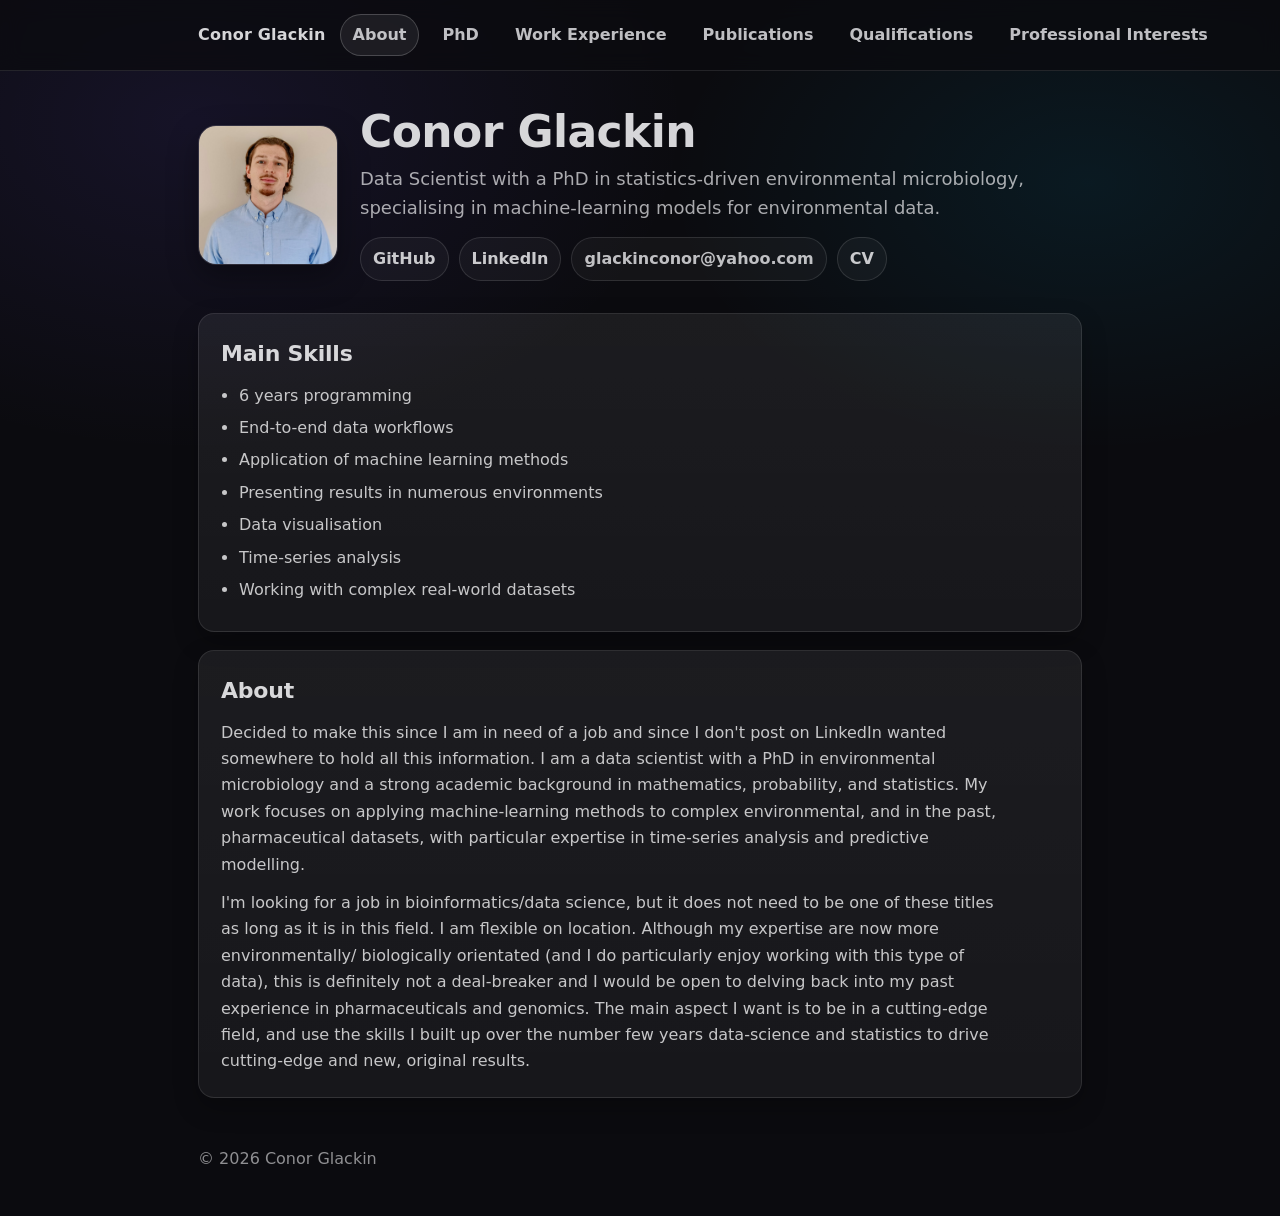
<file: index.html>
<!doctype html>
<html lang="en">
<head>
  <meta charset="utf-8" />
  <meta name="viewport" content="width=device-width, initial-scale=1" />
  <title>Conor Glackin | About</title>
  <link rel="stylesheet" href="style.css" />
</head>
<body>
  <header class="nav">
    <div class="wrap">
      <a class="brand" href="index.html">Conor Glackin</a>
      <nav>
        <a class="active" href="index.html">About</a>
        <a href="phd.html">PhD</a>
        <a href="work.html">Work Experience</a>
        <a href="publications.html">Publications</a>
        <a href="qualifications.html">Qualifications</a>
        <a href="professional_interests.html">Professional Interests</a>
      </nav>
    </div>
  </header>

  <main class="wrap">
    <section class="hero">
      <!-- Make profile photo clickable in the same lightbox -->
      <img class="avatar lightboxable" src="images/portrait.jpeg" alt="Portrait of Conor Glackin" />

      <div>
        <h1>Conor Glackin</h1>
        <p class="lead">
          Data Scientist with a PhD in statistics-driven environmental microbiology,
          specialising in machine-learning models for environmental data.
        </p>

        <!-- Remove the bullet spans (your CSS hides most spans, which can make the email look "missing") -->
        <p class="links">
          <a href="https://github.com/Conor7896" target="_blank" rel="noopener">GitHub</a>
          <a href="https://www.linkedin.com/in/conor-glackin-30a525185/" target="_blank" rel="noopener">LinkedIn</a>
          <span class="email">glackinconor@yahoo.com</span>
           <a href="cv_conor_glackin_general_two_page_25_09_26.pdf" target="_blank" rel="noopener">CV</a>
        </p>
      </div>
    </section>

       <section class="card">
      <h2>Main Skills</h2>
      <ul>
        <li>6 years programming</li>
        <li>End-to-end data workflows</li>
        <li>Application of machine learning methods</li>
        <li>Presenting results in numerous environments</li>
        <li>Data visualisation</li>
        <li>Time-series analysis</li>
        <li>Working with complex real-world datasets</li>
      </ul>
    </section>
    
    <section class="card">
      <h2>About</h2>
      <p>
        Decided to make this since I am in need of a job and since I don't post on LinkedIn wanted somewhere to hold all this information.
        I am a data scientist with a PhD in environmental microbiology and a strong academic background
        in mathematics, probability, and statistics. My work focuses on applying machine-learning methods
        to complex environmental, and in the past, pharmaceutical datasets, with particular expertise in
        time-series analysis and predictive modelling.
      </p>
      <p>
        I'm looking for a job in bioinformatics/data science, but it does not need to be one of these titles as long as it is in this field. I am flexible on location. Although my expertise are now more environmentally/
        biologically orientated (and I do particularly enjoy working with this type of data), this is definitely not a deal-breaker and I
        would be open to delving back into my past experience in pharmaceuticals and genomics.
        The main aspect I want is to be in a cutting-edge field, and
        use the skills I built up over the number few years data-science and statistics to drive cutting-edge and new, original results.
      </p>
    </section>

 

    <footer class="footer">© <span id="y"></span> Conor Glackin</footer>
  </main>

  <!-- Lightbox (click image -> popup) -->
  <div id="lightbox" class="lightbox" aria-hidden="true">
    <button class="lightbox-close" aria-label="Close image">×</button>
    <img id="lightbox-img" alt="">
  </div>

  <script>
    // year in footer
    document.getElementById("y").textContent = new Date().getFullYear();

    // Lightbox
    const lightbox = document.getElementById("lightbox");
    const lightboxImg = document.getElementById("lightbox-img");
    const closeBtn = document.querySelector(".lightbox-close");

    function openLightbox(src, alt){
      lightboxImg.src = src;
      lightboxImg.alt = alt || "";
      lightbox.classList.add("open");
      lightbox.setAttribute("aria-hidden", "false");
    }

    function closeLightbox(){
      lightbox.classList.remove("open");
      lightbox.setAttribute("aria-hidden", "true");
      lightboxImg.src = "";
    }

    document.addEventListener("click", (e) => {
      const img = e.target.closest("img.lightboxable");
      if (img) openLightbox(img.src, img.alt);
    });

    closeBtn.addEventListener("click", closeLightbox);

    lightbox.addEventListener("click", (e) => {
      if (e.target === lightbox) closeLightbox();
    });

    document.addEventListener("keydown", (e) => {
      if (e.key === "Escape") closeLightbox();
    });
  </script>
</body>
</html>
</file>
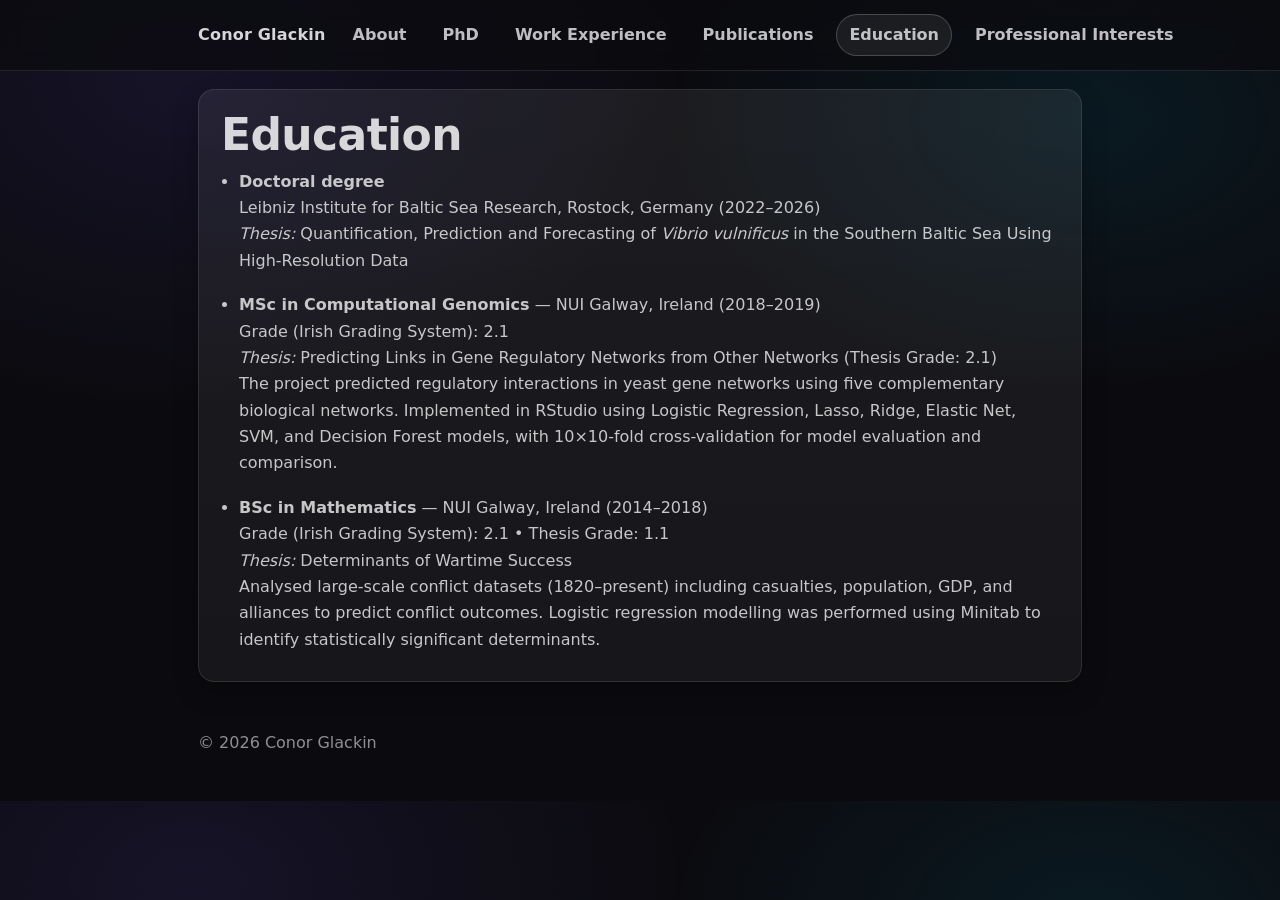
<file: education.html>
<!doctype html>
<html lang="en">
<head>
  <meta charset="utf-8" />
  <meta name="viewport" content="width=device-width, initial-scale=1" />
  <title>Conor Glackin | Education</title>
  <link rel="stylesheet" href="style.css" />
</head>
<body>
  <header class="nav">
    <div class="wrap">
      <a class="brand" href="index.html">Conor Glackin</a>
      <nav>
        <a href="index.html">About</a>
        <a href="phd.html">PhD</a>
        <a href="work.html">Work Experience</a>
        <a href="publications.html">Publications</a>
        <a class="active" href="education.html">Education</a>
        <a href="professional_interest.html">Professional Interests</a>
      </nav>
    </div>
  </header>

<main class="wrap">
  <section class="card">
    <h1>Education</h1>

    <ul>
      <li>
        <strong>Doctoral degree</strong><br />
        Leibniz Institute for Baltic Sea Research, Rostock, Germany (2022–2026)<br />
        <em>Thesis:</em> Quantification, Prediction and Forecasting of <em>Vibrio vulnificus</em> in the Southern Baltic Sea Using High-Resolution Data
      </li>

      <li style="margin-top: 18px;">
        <strong>MSc in Computational Genomics</strong> — NUI Galway, Ireland (2018–2019)<br />
        Grade (Irish Grading System): 2.1<br />
        <em>Thesis:</em> Predicting Links in Gene Regulatory Networks from Other Networks (Thesis Grade: 2.1)<br />
        The project predicted regulatory interactions in yeast gene networks using five complementary biological networks.
        Implemented in RStudio using Logistic Regression, Lasso, Ridge, Elastic Net, SVM, and Decision Forest models, with
        10×10-fold cross-validation for model evaluation and comparison.
      </li>

      <li style="margin-top: 18px;">
        <strong>BSc in Mathematics</strong> — NUI Galway, Ireland (2014–2018)<br />
        Grade (Irish Grading System): 2.1 • Thesis Grade: 1.1<br />
        <em>Thesis:</em> Determinants of Wartime Success<br />
        Analysed large-scale conflict datasets (1820–present) including casualties, population, GDP, and alliances to
        predict conflict outcomes. Logistic regression modelling was performed using Minitab to identify statistically
        significant determinants.
      </li>
    </ul>
  </section>

  <footer class="footer">© <span id="y"></span> Conor Glackin</footer>
</main>


  <script>
    document.getElementById("y").textContent = new Date().getFullYear();
  </script>
</body>
</html>
</file>
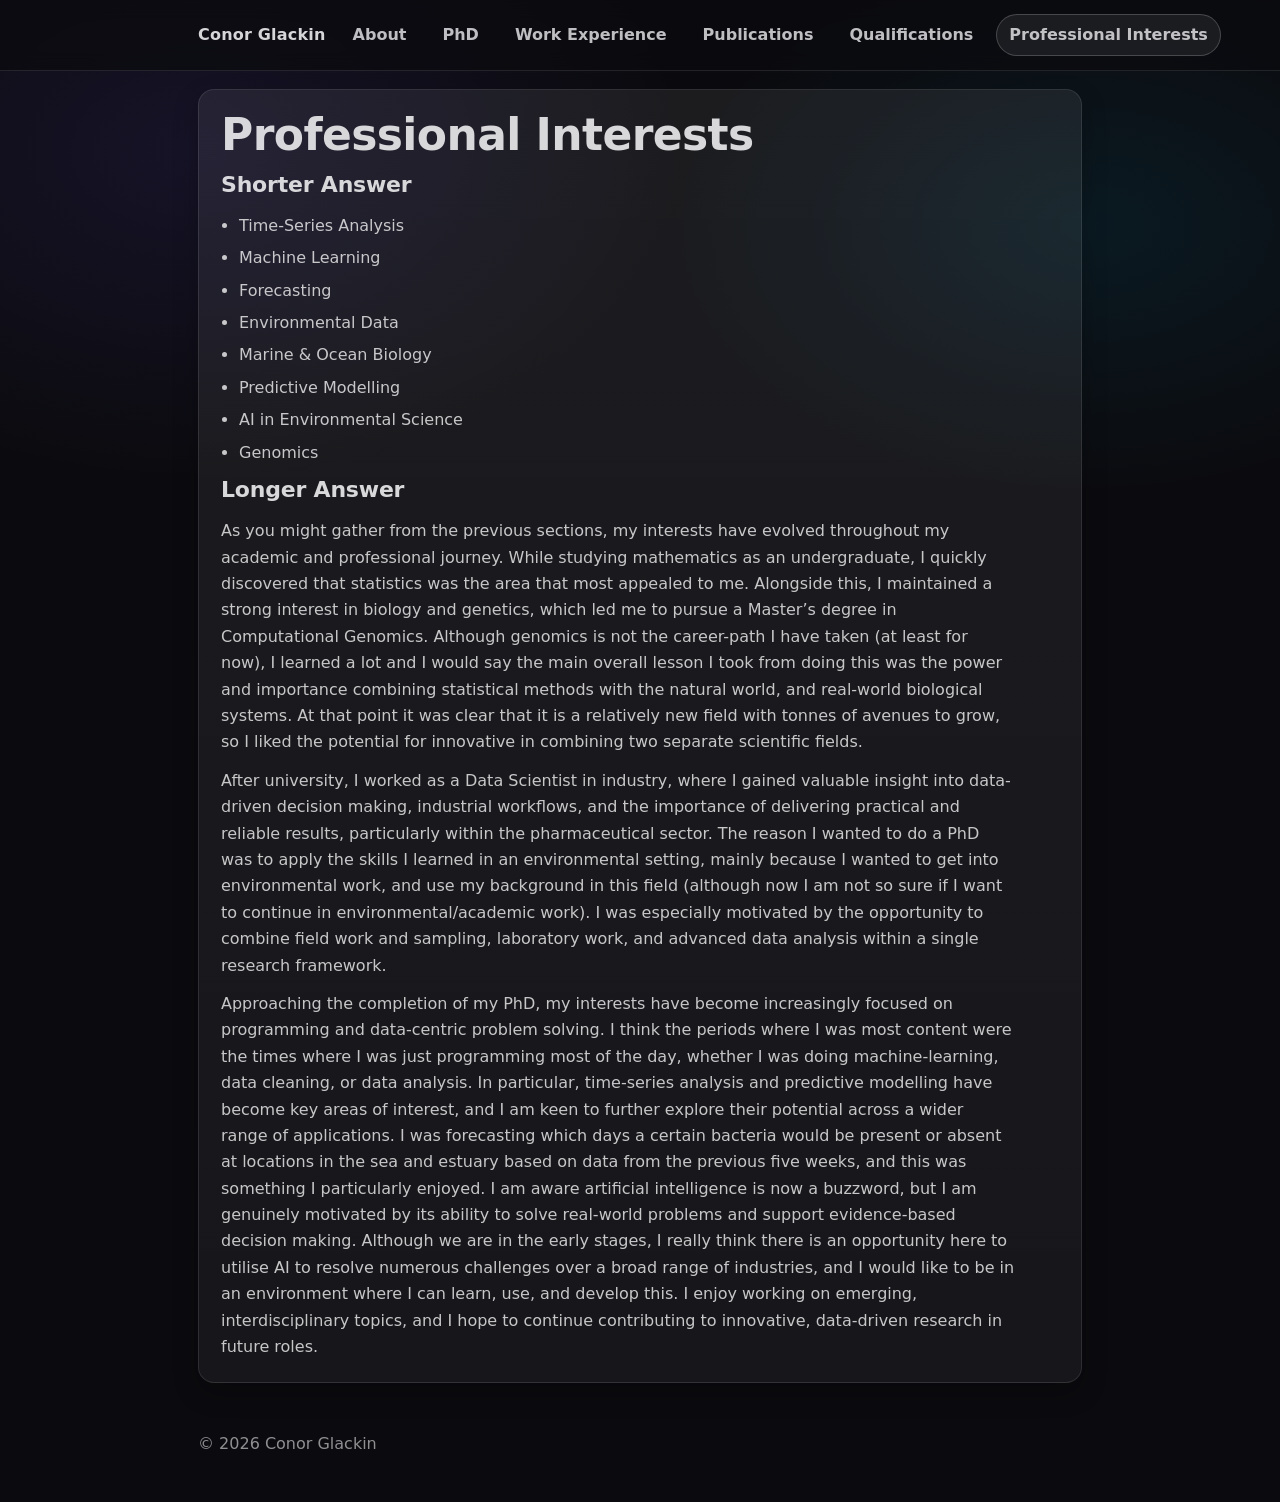
<file: professional_interests.html>
<!doctype html>
<html lang="en">
<head>
  <meta charset="utf-8" />
  <meta name="viewport" content="width=device-width, initial-scale=1" />
  <title>Conor Glackin | Professional Interests</title>
  <link rel="stylesheet" href="style.css" />
</head>
<body>

<header class="nav">
  <div class="wrap">
    <a class="brand" href="index.html">Conor Glackin</a>
    <nav>
      <a href="index.html">About</a>
      <a href="phd.html">PhD</a>
      <a href="work.html">Work Experience</a>
      <a href="publications.html">Publications</a>
      <a href="qualifications.html">Qualifications</a>
      <a class="active" href="professional_interests.html">Professional Interests</a>
    </nav>
  </div>
</header>

<main class="wrap">
 <section class="card interests-grid">
  <div>
    <h1>Professional Interests</h1>

     <div class="interest-list">
    <h2>Shorter Answer</h2>
    <ul>
      <li>Time-Series Analysis</li>
      <li>Machine Learning</li>
      <li>Forecasting</li>
      <li>Environmental Data</li>
      <li>Marine & Ocean Biology</li>
      <li>Predictive Modelling</li>
      <li>AI in Environmental Science</li>
      <li>Genomics</li> 
    </ul>
  </div>
    
    <h2>Longer Answer</h2>

    <p>
      As you might gather from the previous sections, my interests have evolved throughout my academic and professional journey. 
      While studying mathematics as an undergraduate, I quickly discovered that statistics was the area that most appealed to me. 
      Alongside this, I maintained a strong interest in biology and genetics, which led me to pursue a Master’s degree in 
      Computational Genomics. Although genomics is not the career-path I have taken (at least for now), I learned a lot and
      I would say the main overall lesson I took from doing this was the power and importance combining statistical methods with the natural world,
      and real-world biological systems. At that point it was clear that it is a relatively new field with tonnes of avenues to grow,
      so I liked the potential for innovative in combining two separate scientific fields.
      
    </p>

    <p>
      After university, I worked as a Data Scientist in industry, where I gained valuable insight into data-driven decision making, 
      industrial workflows, and the importance of delivering practical and reliable results, particularly within the pharmaceutical 
      sector. The reason I wanted to do a PhD was to apply the skills I learned in an environmental setting, mainly because I wanted to get into 
      environmental work, and use my background in this field (although now I am not so sure if I want to continue in environmental/academic work). 
      I was especially motivated by the opportunity to combine field work and
      sampling, laboratory work, and advanced data analysis within a single research framework.
    </p>

    <p>
      Approaching the completion of my PhD, my interests have become increasingly focused on programming and data-centric problem 
      solving. I think the periods where I was most content were the times where I was just programming most of the day, whether I was doing 
      machine-learning, data cleaning, or data analysis. In 
      particular, time-series analysis and predictive modelling have become key areas of interest, and I am keen to further explore 
      their potential across a wider range of applications. I was forecasting which days a certain bacteria would be present or absent at locations in the sea
      and estuary based on data from the previous five weeks, and this was something I particularly enjoyed.
      I am aware artificial intelligence is now a buzzword, but I am genuinely motivated 
      by its ability to solve real-world problems and support evidence-based decision making. Although we are in the early stages, I really think 
      there is an opportunity here to utilise AI to resolve numerous challenges over a broad range of industries, and I would like to be in an environment
      where I can learn, use, and develop this. I enjoy working on emerging, interdisciplinary topics, 
      and I hope to continue contributing to innovative, data-driven research in future roles.
    </p>

  </div>

</section>

<footer class="footer">© <span id="y"></span> Conor Glackin</footer>
</main>

<script>
  document.getElementById("y").textContent = new Date().getFullYear();
</script>

</body>
</html>
</file>
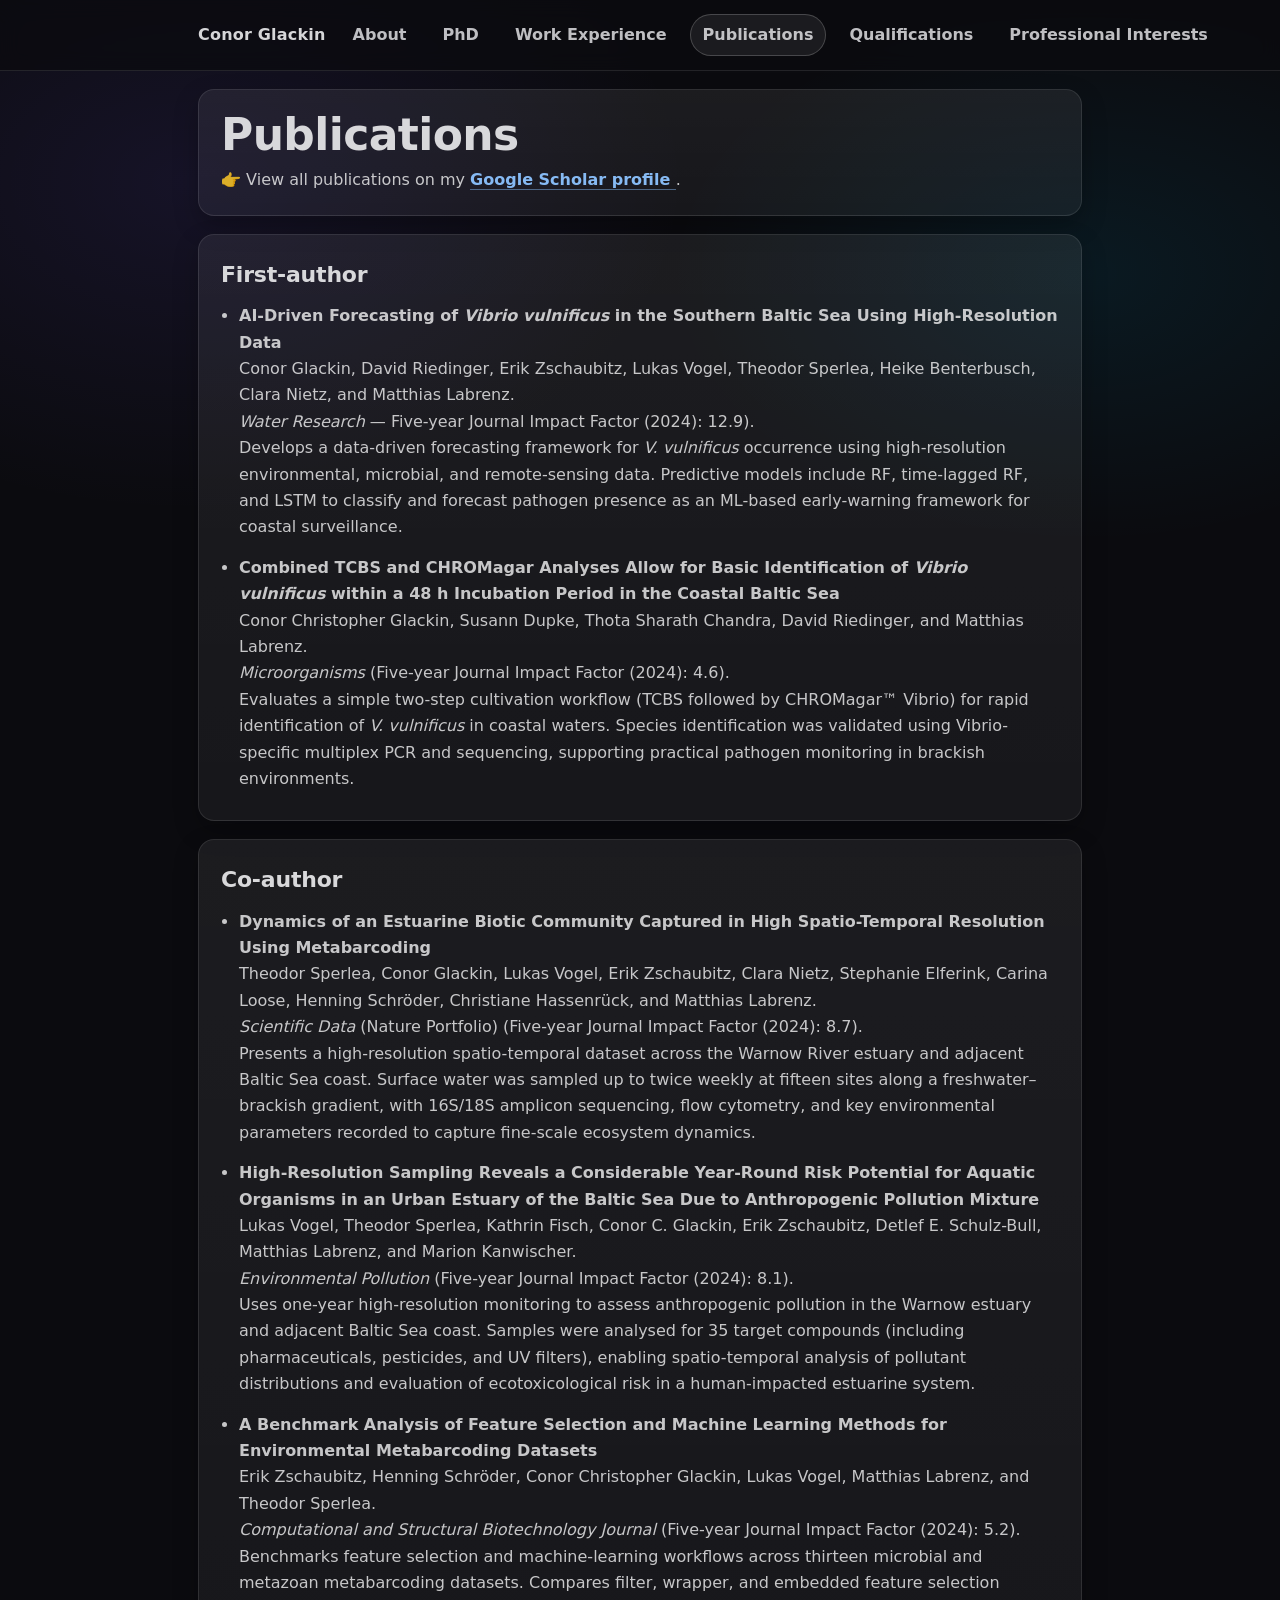
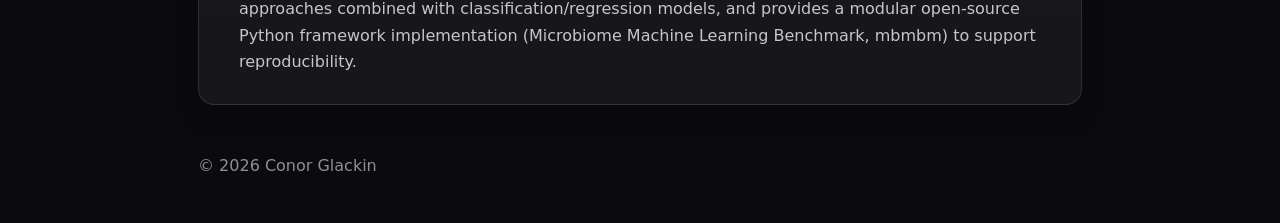
<file: publications.html>
<!doctype html>
<html lang="en">
<head>
  <meta charset="utf-8" />
  <meta name="viewport" content="width=device-width, initial-scale=1" />
  <title>Conor Glackin | Publications</title>
  <link rel="stylesheet" href="style.css" />
</head>
<body>
  <header class="nav">
    <div class="wrap">
      <a class="brand" href="index.html">Conor Glackin</a>
      <nav>
        <a href="index.html">About</a>
        <a href="phd.html">PhD</a>
        <a href="work.html">Work Experience</a>
        <a class="active" href="publications.html">Publications</a>
        <a href="qualifications.html">Qualifications</a>
        <a href="professional_interests.html">Professional Interests</a>
      </nav>
    </div>
  </header>

  <main class="wrap">
    <section class="card">
      <h1>Publications</h1>
      <p>
        👉 View all publications on my
        <a class="scholar-link" href="https://scholar.google.com/citations?user=8TSwVHYAAAAJ&hl=en&oi=ao" target="_blank" rel="noopener">
          Google Scholar profile
        </a>.
      </p>
    </section>

    <section class="card">
      <h2>First-author</h2>
      <ul>
        <li>
          <strong>AI-Driven Forecasting of <em>Vibrio vulnificus</em> in the Southern Baltic Sea Using High-Resolution Data</strong><br />
          Conor Glackin, David Riedinger, Erik Zschaubitz, Lukas Vogel, Theodor Sperlea, Heike Benterbusch, Clara Nietz, and Matthias Labrenz.<br />
          <em>Water Research</em> — Five-year Journal Impact Factor (2024): 12.9).<br />
          Develops a data-driven forecasting framework for <em>V. vulnificus</em> occurrence using high-resolution environmental, microbial, and remote-sensing data.
          Predictive models include RF, time-lagged RF, and LSTM to classify and forecast pathogen presence as an ML-based early-warning framework for coastal surveillance.
        </li>

        <li style="margin-top: 14px;">
          <strong>Combined TCBS and CHROMagar Analyses Allow for Basic Identification of <em>Vibrio vulnificus</em> within a 48 h Incubation Period in the Coastal Baltic Sea</strong><br />
          Conor Christopher Glackin, Susann Dupke, Thota Sharath Chandra, David Riedinger, and Matthias Labrenz.<br />
          <em>Microorganisms</em> (Five-year Journal Impact Factor (2024): 4.6).<br />
          Evaluates a simple two-step cultivation workflow (TCBS followed by CHROMagar™ Vibrio) for rapid identification of <em>V. vulnificus</em> in coastal waters.
          Species identification was validated using Vibrio-specific multiplex PCR and sequencing, supporting practical pathogen monitoring in brackish environments.
        </li>
      </ul>
    </section>

    <section class="card">
      <h2>Co-author</h2>
      <ul>
        <li>
          <strong>Dynamics of an Estuarine Biotic Community Captured in High Spatio-Temporal Resolution Using Metabarcoding</strong><br />
          Theodor Sperlea, Conor Glackin, Lukas Vogel, Erik Zschaubitz, Clara Nietz, Stephanie Elferink, Carina Loose, Henning Schröder, Christiane Hassenrück, and Matthias Labrenz.<br />
          <em>Scientific Data</em> (Nature Portfolio) (Five-year Journal Impact Factor (2024): 8.7).<br />
          Presents a high-resolution spatio-temporal dataset across the Warnow River estuary and adjacent Baltic Sea coast.
          Surface water was sampled up to twice weekly at fifteen sites along a freshwater–brackish gradient, with 16S/18S amplicon sequencing,
          flow cytometry, and key environmental parameters recorded to capture fine-scale ecosystem dynamics.
        </li>

        <li style="margin-top: 14px;">
          <strong>High-Resolution Sampling Reveals a Considerable Year-Round Risk Potential for Aquatic Organisms in an Urban Estuary of the Baltic Sea Due to Anthropogenic Pollution Mixture</strong><br />
          Lukas Vogel, Theodor Sperlea, Kathrin Fisch, Conor C. Glackin, Erik Zschaubitz, Detlef E. Schulz-Bull, Matthias Labrenz, and Marion Kanwischer.<br />
          <em>Environmental Pollution</em> (Five-year Journal Impact Factor (2024): 8.1).<br />
          Uses one-year high-resolution monitoring to assess anthropogenic pollution in the Warnow estuary and adjacent Baltic Sea coast.
          Samples were analysed for 35 target compounds (including pharmaceuticals, pesticides, and UV filters), enabling spatio-temporal analysis of pollutant distributions
          and evaluation of ecotoxicological risk in a human-impacted estuarine system.
        </li>

        <li style="margin-top: 14px;">
          <strong>A Benchmark Analysis of Feature Selection and Machine Learning Methods for Environmental Metabarcoding Datasets</strong><br />
          Erik Zschaubitz, Henning Schröder, Conor Christopher Glackin, Lukas Vogel, Matthias Labrenz, and Theodor Sperlea.<br />
          <em>Computational and Structural Biotechnology Journal</em> (Five-year Journal Impact Factor (2024): 5.2).<br />
          Benchmarks feature selection and machine-learning workflows across thirteen microbial and metazoan metabarcoding datasets.
          Compares filter, wrapper, and embedded feature selection approaches combined with classification/regression models, and provides a modular open-source Python
          framework implementation (Microbiome Machine Learning Benchmark, mbmbm) to support reproducibility.
        </li>
      </ul>
    </section>

    <footer class="footer">© <span id="y"></span> Conor Glackin</footer>
  </main>

  <script>
    document.getElementById("y").textContent = new Date().getFullYear();
  </script>
</body>
</html>
</file>
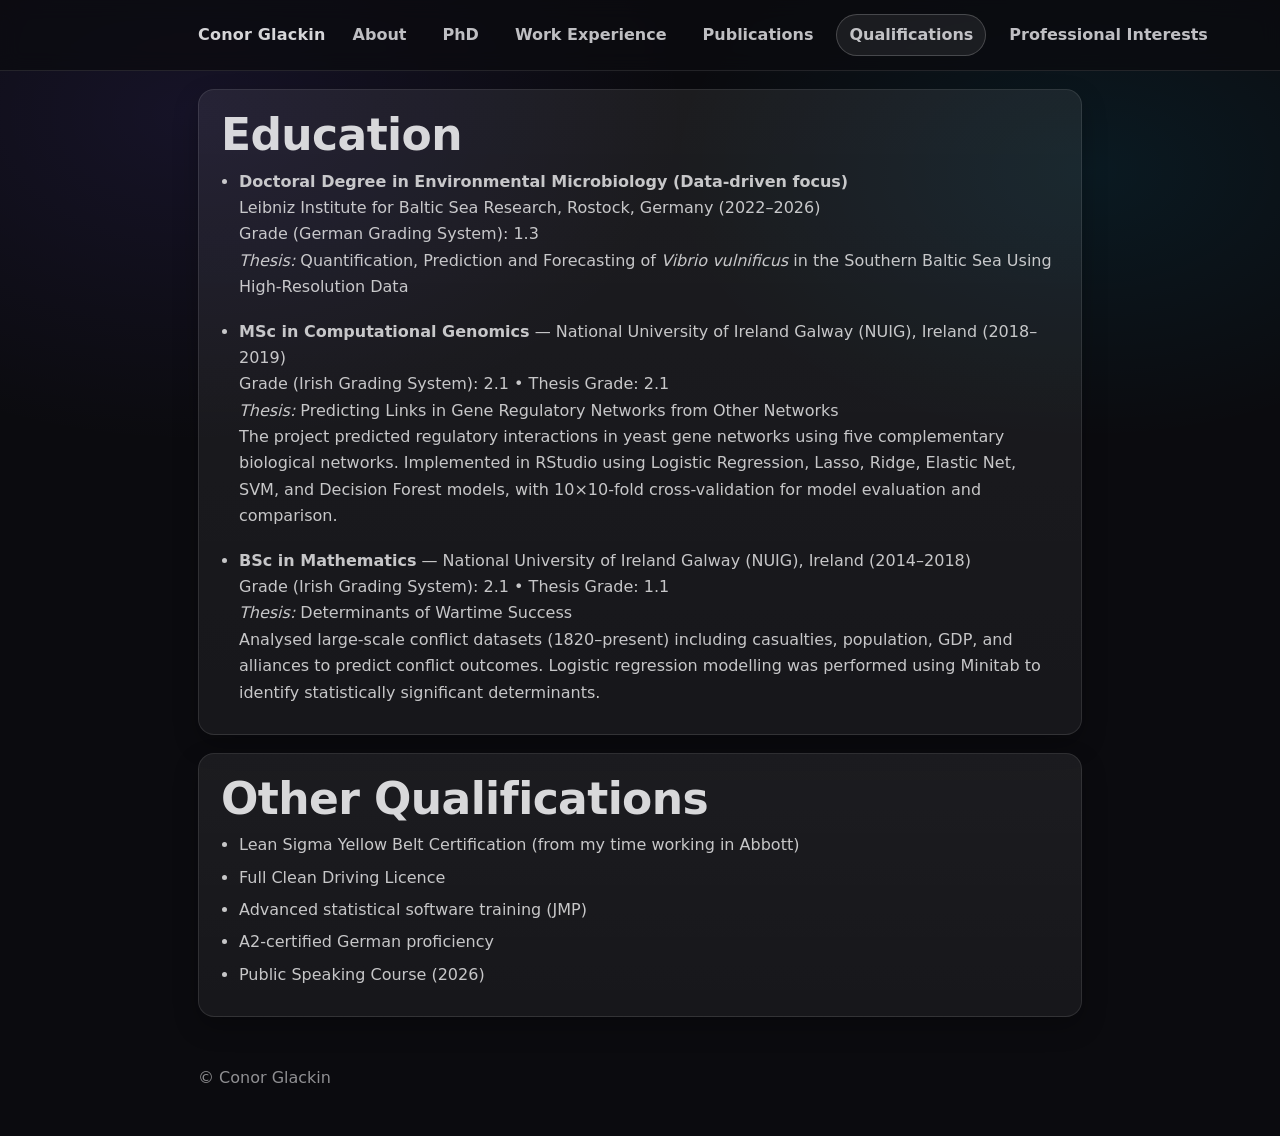
<file: qualifications.html>
<!doctype html>
<html lang="en">
<head>
  <meta charset="utf-8" />
  <meta name="viewport" content="width=device-width, initial-scale=1" />
  <title>Conor Glackin | Qualifications</title>
  <link rel="stylesheet" href="style.css" />
</head>
<body>
  <header class="nav">
    <div class="wrap">
      <a class="brand" href="index.html">Conor Glackin</a>
      <nav>
        <a href="index.html">About</a>
        <a href="phd.html">PhD</a>
        <a href="work.html">Work Experience</a>
        <a href="publications.html">Publications</a>
        <a class="active" href="qualifications.html">Qualifications</a>
        <a href="professional_interests.html">Professional Interests</a>
      </nav>
    </div>
  </header>

<main class="wrap">

  <section class="card">
    <h1>Education</h1>

    <ul>
      <li>
        <strong>Doctoral Degree in Environmental Microbiology (Data-driven focus)</strong><br />
        Leibniz Institute for Baltic Sea Research, Rostock, Germany (2022–2026)<br />
        Grade (German Grading System): 1.3 <br />
        <em>Thesis:</em> Quantification, Prediction and Forecasting of <em>Vibrio vulnificus</em> in the Southern Baltic Sea Using High-Resolution Data
      </li>

      <li style="margin-top: 18px;">
        <strong>MSc in Computational Genomics</strong> — National University of Ireland Galway (NUIG), Ireland (2018–2019)<br />
        Grade (Irish Grading System): 2.1 • Thesis Grade: 2.1<br />
        <em>Thesis:</em> Predicting Links in Gene Regulatory Networks from Other Networks<br />
        The project predicted regulatory interactions in yeast gene networks using five complementary biological networks.
        Implemented in RStudio using Logistic Regression, Lasso, Ridge, Elastic Net, SVM, and Decision Forest models, with
        10×10-fold cross-validation for model evaluation and comparison.
      </li>

      <li style="margin-top: 18px;">
        <strong>BSc in Mathematics</strong> — National University of Ireland Galway (NUIG), Ireland (2014–2018)<br />
        Grade (Irish Grading System): 2.1 • Thesis Grade: 1.1<br />
        <em>Thesis:</em> Determinants of Wartime Success<br />
        Analysed large-scale conflict datasets (1820–present) including casualties, population, GDP, and alliances to
        predict conflict outcomes. Logistic regression modelling was performed using Minitab to identify statistically
        significant determinants.
      </li>
    </ul>
  </section>

  <section class="card">
    <h1>Other Qualifications</h1>

    <ul>
      <li>Lean Sigma Yellow Belt Certification (from my time working in Abbott)</li>
      <li>Full Clean Driving Licence</li>
      <li>Advanced statistical software training (JMP)</li>
      <li>A2-certified German proficiency </li>
      <li>Public Speaking Course (2026) </li>
    </ul>
  </section>

  <footer class="footer">© <span id="y"></span> Conor Glackin</footer>

</main>
</file>
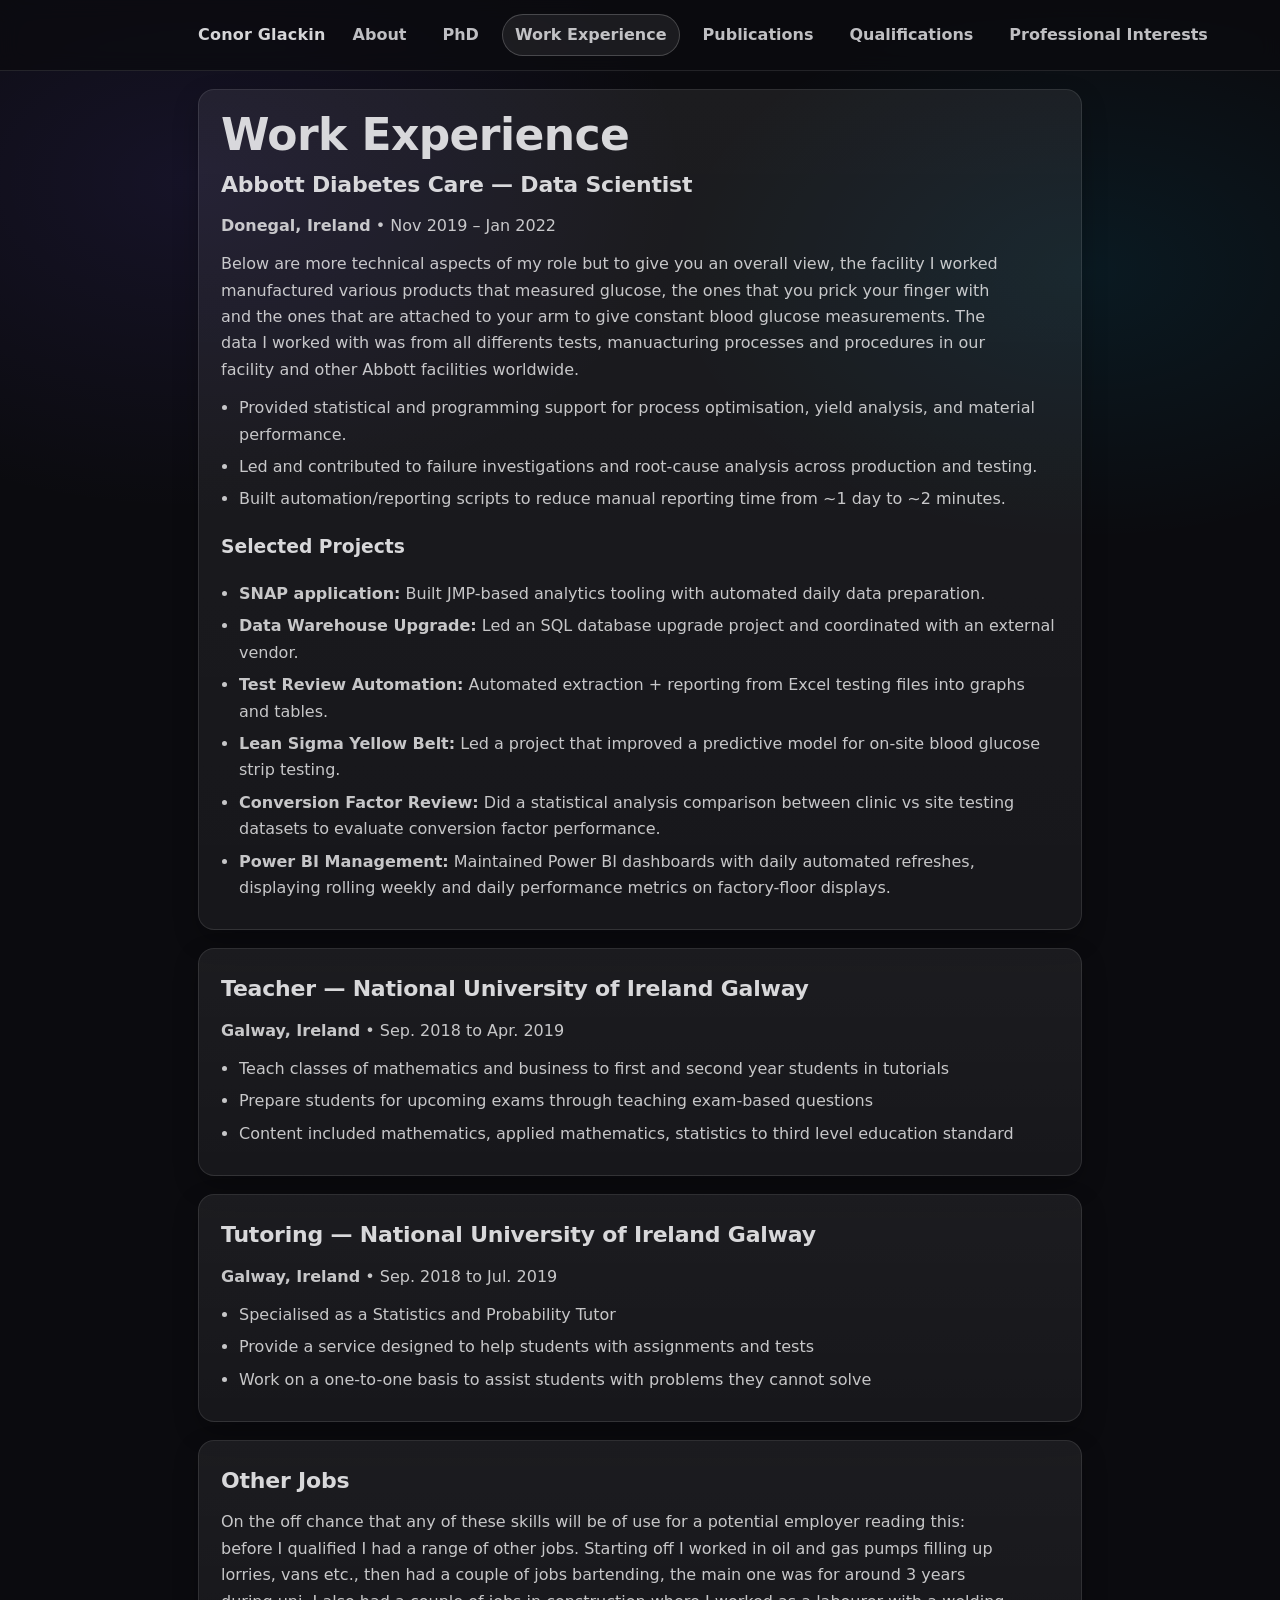
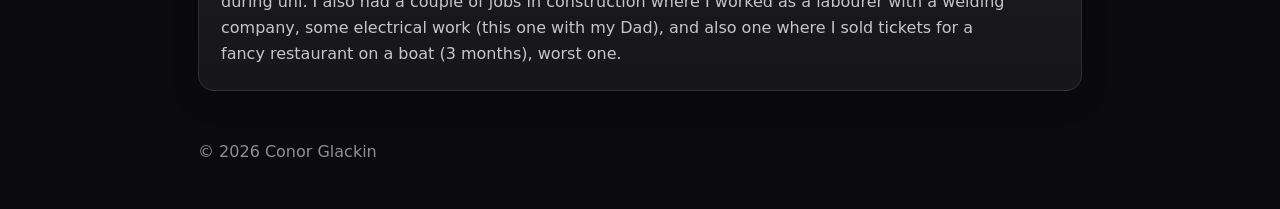
<file: work.html>
<!doctype html>
<html lang="en">
<head>
  <meta charset="utf-8" />
  <meta name="viewport" content="width=device-width, initial-scale=1" />
  <title>Conor Glackin | Work Experience</title>
  <link rel="stylesheet" href="style.css" />
</head>
<body>
  <header class="nav">
    <div class="wrap">
      <a class="brand" href="index.html">Conor Glackin</a>
      <nav>
        <a href="index.html">About</a>
        <a href="phd.html">PhD</a>
        <a class="active" href="work.html">Work Experience</a>
        <a href="publications.html">Publications</a>
        <a href="qualifications.html">Qualifications</a>
        <a href="professional_interests.html">Professional Interests</a>
      </nav>
    </div>
  </header>

  <main class="wrap">
    <section class="card">
      <h1>Work Experience</h1>

      <h2>Abbott Diabetes Care — Data Scientist</h2>
      <p><strong>Donegal, Ireland</strong> • Nov 2019 – Jan 2022</p>
      <p>Below are more technical aspects of my role but to give you an overall view, the facility I worked manufactured
      various products that measured glucose, the ones that you prick your finger with and the ones that are attached to your arm to give constant
      blood glucose measurements. The data I worked with was from all differents tests, manuacturing processes and procedures in our facility and 
      other Abbott facilities
      worldwide.
      </p>
      <ul>
        <li>Provided statistical and programming support for process optimisation, yield analysis, and material performance.</li>
        <li>Led and contributed to failure investigations and root-cause analysis across production and testing.</li>
        <li>Built automation/reporting scripts to reduce manual reporting time from ~1 day to ~2 minutes.</li>
      </ul>

      <h3>Selected Projects</h3>
      <ul>
        <li><strong>SNAP application:</strong> Built JMP-based analytics tooling with automated daily data preparation.</li>
        <li><strong>Data Warehouse Upgrade:</strong> Led an SQL database upgrade project and coordinated with an external vendor.</li>
        <li><strong>Test Review Automation:</strong> Automated extraction + reporting from Excel testing files into graphs and tables.</li>
        <li><strong>Lean Sigma Yellow Belt:</strong> Led a project that improved a predictive model for on-site blood glucose strip testing.</li>
        <li><strong>Conversion Factor Review:</strong> Did a statistical analysis comparison between clinic vs site testing datasets to evaluate conversion factor performance.</li>
        <li><strong>Power BI Management:</strong> Maintained Power BI dashboards with daily automated refreshes, displaying rolling weekly and daily performance metrics on factory-floor displays.</li>
      </ul>
    </section>

    <section class="card">
      <h2>Teacher — National University of Ireland Galway</h2>
      <p><strong>Galway, Ireland</strong> • Sep. 2018 to Apr. 2019</p>
      <ul>
        <li>Teach classes of mathematics and business to first and second year students in tutorials</li>
        <li>Prepare students for upcoming exams through teaching exam-based questions</li>
        <li>Content included mathematics, applied mathematics, statistics to third level education standard</li>
      </ul>
    </section>

    <section class="card">
      <h2>Tutoring — National University of Ireland Galway</h2>
      <p><strong>Galway, Ireland</strong> • Sep. 2018 to Jul. 2019</p>
      <ul>
        <li>Specialised as a Statistics and Probability Tutor</li>
        <li>Provide a service designed to help students with assignments and tests</li>
        <li>Work on a one-to-one basis to assist students with problems they cannot solve</li>
      </ul>
    </section>

    <section class="card">
      <h2>Other Jobs</h2>
      <p>
        On the off chance that any of these skills will be of use for a potential employer reading this: before I qualified I had a range 
        of other jobs. Starting off I worked in oil and gas pumps filling up lorries, vans etc., then had a couple of jobs bartending, 
        the main one was for around 3 years during uni. I also had a couple of jobs in construction where I worked as a labourer with a 
        welding company, some electrical work (this one with my Dad), and also one where I sold tickets for a fancy restaurant on a boat (3 months),
        worst one.
      </p>
    </section>

    <footer class="footer">© <span id="y"></span> Conor Glackin</footer>
  </main>

  <script>
    document.getElementById("y").textContent = new Date().getFullYear();
  </script>
</body>
</html>
</file>
<file: style.css>
/* Base */
* { box-sizing: border-box; }

:root{
  --bg: #0b0b0f;
  --panel: rgba(255,255,255,0.05);
  --panel-strong: rgba(255,255,255,0.07);
  --border: rgba(255,255,255,0.10);
  --text: rgba(232,232,234,0.92);
  --muted: rgba(232,232,234,0.72);
  --muted2: rgba(232,232,234,0.60);
  --shadow: 0 12px 30px rgba(0,0,0,0.35);
}

html { scroll-behavior: smooth; }

body {
  margin: 0;
  font-family: system-ui, -apple-system, Segoe UI, Roboto, Arial, sans-serif;
  color: var(--text);
  background: radial-gradient(900px 600px at 15% 10%, rgba(120,90,255,0.10), transparent 55%),
              radial-gradient(700px 450px at 85% 15%, rgba(0,200,255,0.08), transparent 60%),
              var(--bg);
  line-height: 1.65;
}

a { color: inherit; text-decoration: none; }
a:hover { text-decoration: none; }

.wrap { max-width: 920px; margin: 0 auto; padding: 0 18px; }

/* Nav */
.nav {
  position: sticky;
  top: 0;
  z-index: 10;
  background: rgba(11,11,15,0.75);
  border-bottom: 1px solid rgba(255,255,255,0.10);
  backdrop-filter: blur(10px);
}

/* keep the header in ONE row */
.nav .wrap {
  display: flex;
  align-items: center;
  justify-content: space-between;
  padding: 14px 18px;
  gap: 14px;
  flex-wrap: nowrap;              /* NEW */
}

.brand {
  font-weight: 750;
  letter-spacing: 0.2px;
  white-space: nowrap;            /* NEW: keep "Conor Glackin" on one line */
}

nav {
  display: flex;
  flex-wrap: nowrap;              /* NEW: no wrapping */
  white-space: nowrap;            /* NEW: keep to one line */
  justify-content: flex-end;
  gap: 10px;
}

nav a {
  flex: 0 0 auto;                 /* NEW */
  color: rgba(232,232,234,0.82);
  font-weight: 650;
  padding: 7px 12px;
  border-radius: 999px;
  border: 1px solid transparent;
  transition: transform 0.12s ease, background 0.12s ease, border-color 0.12s ease, opacity 0.12s ease;
}

nav a:hover {
  opacity: 0.95;
  border-color: rgba(255,255,255,0.14);
  background: rgba(255,255,255,0.05);
  transform: translateY(-1px);
}

nav a.active {
  border-color: rgba(255,255,255,0.20);
  background: rgba(255,255,255,0.07);
}

/* Hero */
.hero {
  display: grid;
  grid-template-columns: 140px 1fr;
  gap: 22px;
  padding: 38px 0 14px;
  align-items: center;
}

.avatar {
  width: 140px;
  height: 140px;
  border-radius: 18px;
  object-fit: cover;
  border: 1px solid rgba(255,255,255,0.12);
  box-shadow: var(--shadow);
}

h1 {
  margin: 0 0 8px;
  font-size: 44px;
  line-height: 1.05;
  letter-spacing: -0.6px;
  white-space: nowrap;            /* NEW: keep name on one line */
}

.lead {
  margin: 0 0 14px;
  color: var(--muted);
  font-size: 18px;
  max-width: 62ch;
}

.links {
  margin: 0;
  display: flex;
  gap: 10px;
  align-items: center;
  flex-wrap: wrap;
}

/* Make hero links look like “chips/buttons” */
.links a, .links span {
  display: inline-flex;
  align-items: center;
  gap: 8px;
  padding: 8px 12px;
  border-radius: 999px;
  border: 1px solid rgba(255,255,255,0.12);
  background: rgba(255,255,255,0.04);
  color: rgba(232,232,234,0.86);
  font-weight: 600;
}

.links a {
  transition: transform 0.12s ease, background 0.12s ease, border-color 0.12s ease;
}

.links a:hover {
  transform: translateY(-1px);
  background: rgba(255,255,255,0.06);
  border-color: rgba(255,255,255,0.18);
}

.links span { cursor: text; opacity: 0.95; }

/* Remove the bullet separators visually (optional) */
.links > span:not(:last-child):not(.email) { display:none; }

/* Cards */
.card {
  background: linear-gradient(180deg, var(--panel-strong), var(--panel));
  padding: 22px;
  margin: 18px 0;
  border: 1px solid var(--border);
  border-radius: 16px;
  box-shadow: 0 10px 24px rgba(0,0,0,0.25);
}

.card h2 {
  margin: 0 0 10px;
  font-size: 22px;
  letter-spacing: -0.2px;
}

.card p {
  margin: 0 0 12px;
  color: rgba(232,232,234,0.84);
  max-width: 78ch;
}

.card p:last-child { margin-bottom: 0; }

.card ul {
  margin: 10px 0 0;
  padding-left: 18px;
  color: rgba(232,232,234,0.84);
}

.card li { margin: 6px 0; }

/* Footer */
.footer { padding: 30px 0 44px; color: var(--muted2); }

/* Poster */
.poster {
  width: 100%;
  max-width: 520px;
  height: auto;
  border-radius: 14px;
  border: 1px solid rgba(255,255,255,0.10);
  background: rgba(255,255,255,0.04);
  display: block;
}

/* Scholar link */
.scholar-link {
  color: rgba(140, 195, 255, 0.95);
  font-weight: 650;
  text-decoration: none;
  border-bottom: 1px solid rgba(140, 195, 255, 0.45);
}
.scholar-link:hover { border-bottom-color: rgba(140, 195, 255, 0.85); }

/* Photo grid: BIGGER images */
.photo-grid {
  display: grid;
  grid-template-columns: repeat(auto-fit, minmax(320px, 1fr)); /* NEW: bigger columns */
  gap: 1rem;
  margin-top: 1rem;
}

.photo-grid img {
  width: 100%;
  height: 360px;                 /* NEW: bigger images */
  object-fit: cover;
  border-radius: 14px;
  border: 1px solid rgba(255,255,255,0.12);
  background: rgba(255,255,255,0.06);
  cursor: zoom-in;               /* NEW: indicates click */
}

.photo-caption {
  text-align: center;
  font-size: 0.95rem;
  color: rgba(232,232,234,0.72);
  margin-top: 0.35rem;
}

/* Lightbox (click image -> popup) */
.lightbox{
  position: fixed;
  inset: 0;
  background: rgba(0,0,0,0.82);
  display: none;
  align-items: center;
  justify-content: center;
  padding: 20px;
  z-index: 9999;
}

.lightbox.open{ display: flex; }

.lightbox img{
  max-width: min(1100px, 95vw);
  max-height: 90vh;
  border-radius: 16px;
  border: 1px solid rgba(255,255,255,0.18);
  box-shadow: 0 18px 60px rgba(0,0,0,0.6);
  cursor: zoom-out;
}

.lightbox-close{
  position: absolute;
  top: 14px;
  right: 18px;
  font-size: 34px;
  line-height: 1;
  background: rgba(255,255,255,0.08);
  border: 1px solid rgba(255,255,255,0.16);
  color: rgba(255,255,255,0.9);
  border-radius: 999px;
  width: 44px;
  height: 44px;
  cursor: pointer;
}
.lightbox-close:hover{ background: rgba(255,255,255,0.12); }

/* Mobile: keep nav one row; allow horizontal scroll instead of wrapping */
@media (max-width: 640px) {
  .nav .wrap {
    flex-direction: column;        /* keep brand above nav on small screens */
    align-items: flex-start;
  }

  nav {
    width: 100%;
    justify-content: flex-start;
    overflow-x: auto;              /* NEW: scroll instead of wrapping */
    -webkit-overflow-scrolling: touch;
    padding-bottom: 6px;
  }

  .hero {
    grid-template-columns: 1fr;
    text-align: center;
  }

  .avatar { margin: 0 auto; width: 150px; height: 150px; }
  h1 { font-size: 38px; white-space: nowrap; }
  .lead { margin-left: auto; margin-right: auto; }
  .links { justify-content: center; }
}
</file>
